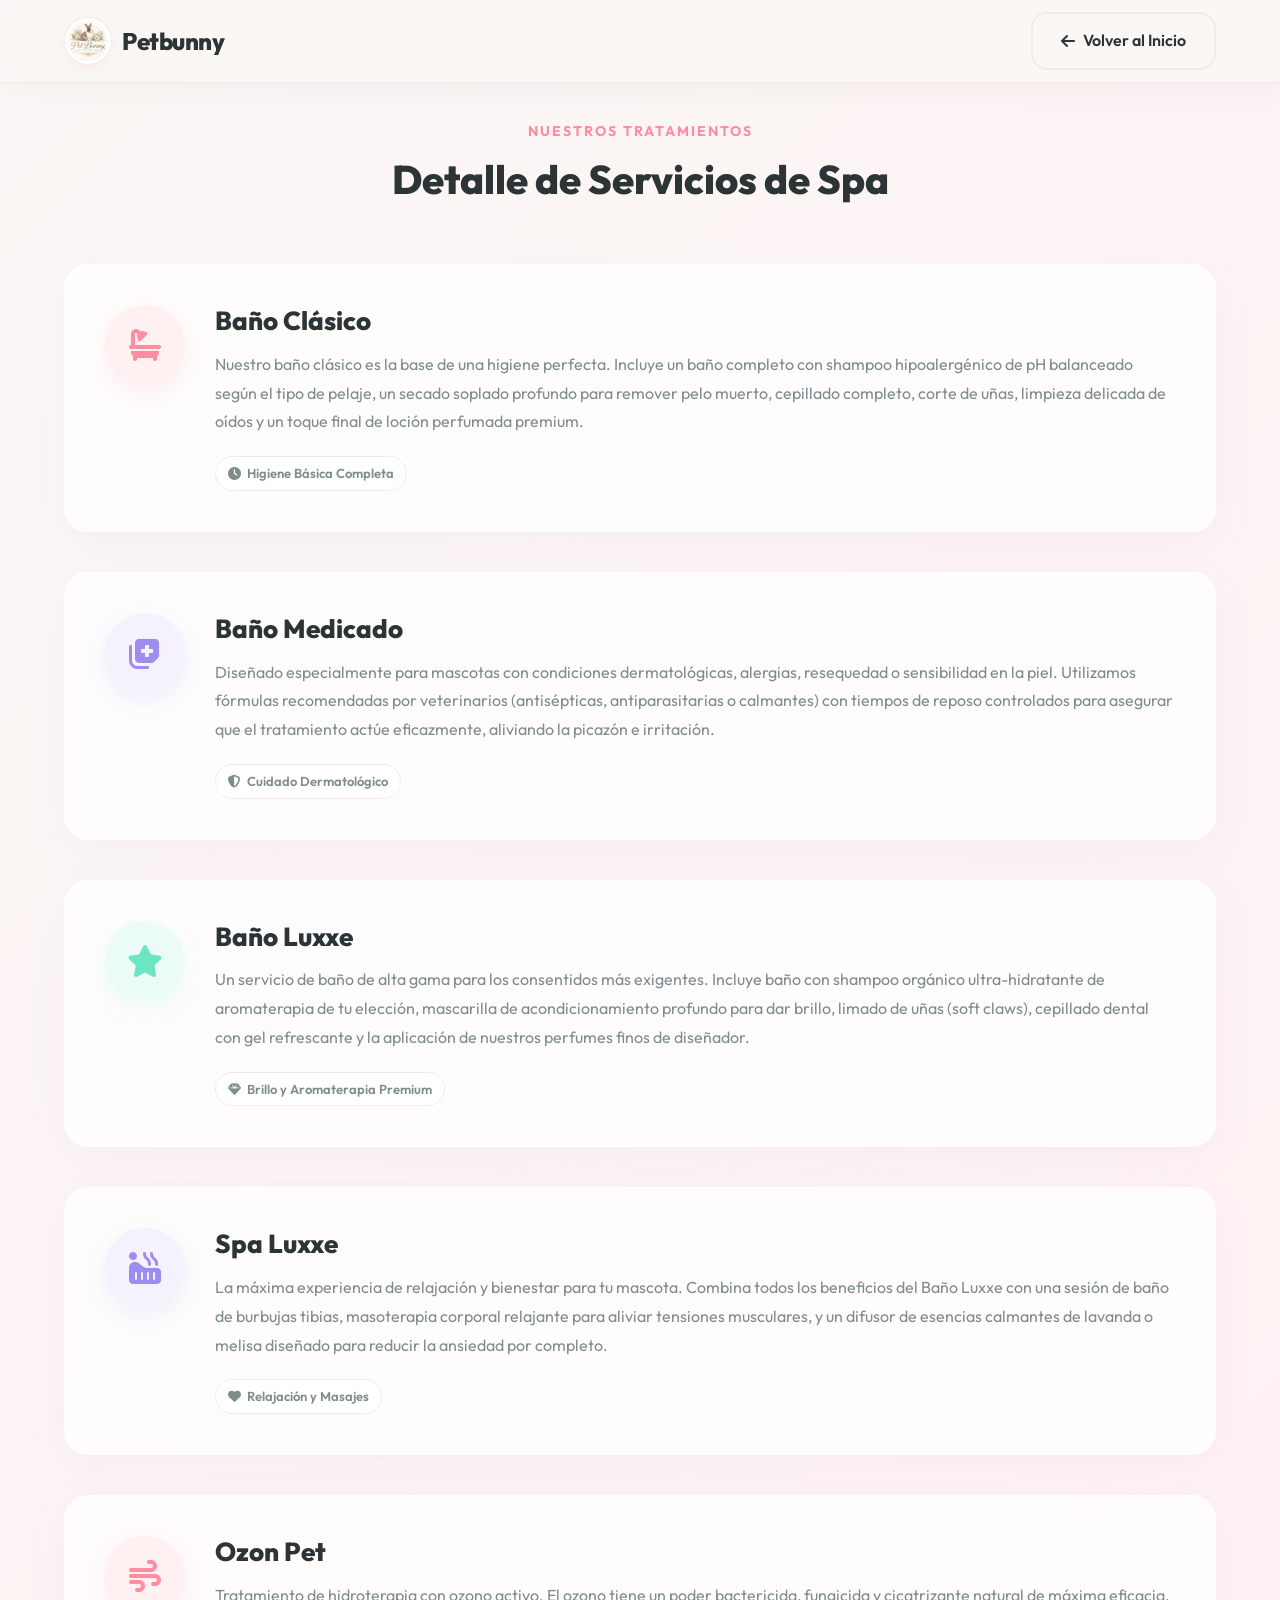
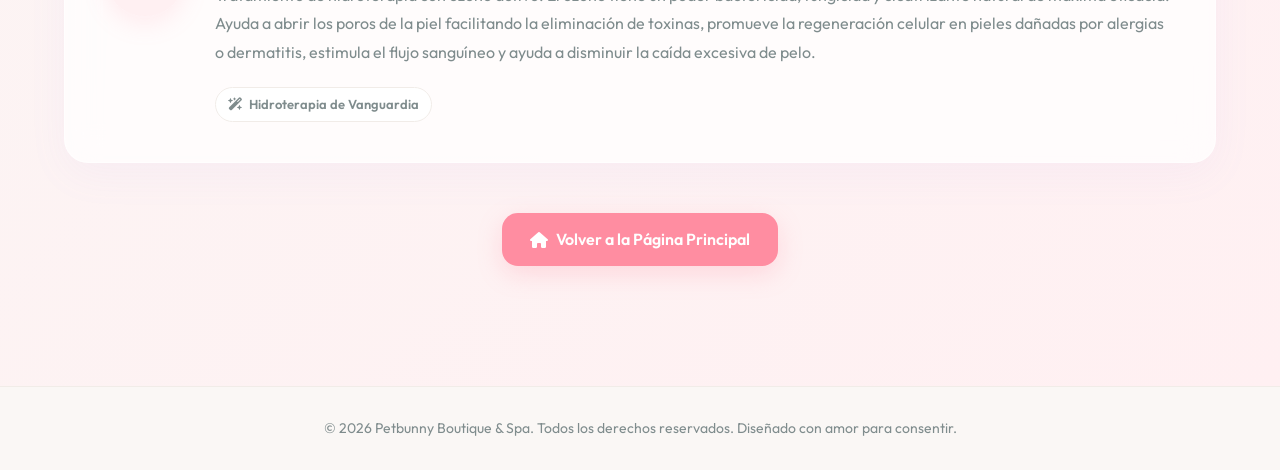
<file: spa.html>
<!DOCTYPE html>
<html lang="es">
<head>
    <meta charset="UTF-8">
    <meta name="viewport" content="width=device-width, initial-scale=1.0">
    <title>Servicios de Spa - Petbunny</title>
    <meta name="description" content="Detalle de servicios de Spa y Baños para tu mascota en Petbunny. Baño clásico, medicado, luxxe, spa luxxe y ozonoterapia.">
    
    <!-- Google Fonts & FontAwesome Icons -->
    <link rel="stylesheet" href="https://cdnjs.cloudflare.com/ajax/libs/font-awesome/6.4.0/css/all.min.css">
    <link rel="stylesheet" href="styles.css">
    <style>
        /* Custom tweaks for the Spa detail page to make it stand out */
        .spa-detail-section {
            padding: 120px 0;
            background: linear-gradient(135deg, var(--bg-base), var(--primary-light));
            min-height: 100vh;
        }
        .spa-detail-grid {
            display: grid;
            grid-template-columns: 1fr;
            gap: 40px;
            margin-top: 50px;
        }
        .spa-detail-card {
            display: grid;
            grid-template-columns: 80px 1fr;
            gap: 30px;
            padding: 40px;
            transition: var(--transition-smooth);
            position: relative;
            overflow: hidden;
            scroll-margin-top: 100px; /* offset for scrolling to anchor */
        }
        .spa-detail-card:hover {
            transform: translateY(-5px);
            box-shadow: var(--hover-shadow);
        }
        .spa-detail-icon {
            width: 80px;
            height: 80px;
            border-radius: 50%;
            background-color: var(--primary-light);
            color: var(--primary);
            display: flex;
            align-items: center;
            justify-content: center;
            font-size: 32px;
            box-shadow: 0 8px 24px rgba(255, 141, 161, 0.15);
        }
        .spa-detail-card:nth-child(even) .spa-detail-icon {
            background-color: var(--secondary-light);
            color: var(--secondary);
            box-shadow: 0 8px 24px rgba(157, 141, 241, 0.15);
        }
        .spa-detail-card:nth-child(3n) .spa-detail-icon {
            background-color: var(--accent-light);
            color: var(--accent);
            box-shadow: 0 8px 24px rgba(107, 229, 195, 0.15);
        }
        .spa-detail-info h3 {
            font-size: 26px;
            font-weight: 800;
            margin-bottom: 12px;
            color: var(--text-dark);
        }
        .spa-detail-info p {
            color: var(--text-muted);
            font-size: 16px;
            line-height: 1.8;
            margin-bottom: 20px;
        }
        .spa-detail-badge {
            display: inline-flex;
            align-items: center;
            gap: 6px;
            padding: 6px 12px;
            background-color: white;
            border: 1px solid var(--border-color);
            border-radius: 20px;
            font-size: 13px;
            font-weight: 600;
            color: var(--text-muted);
        }
        .back-btn-container {
            margin-top: 50px;
            text-align: center;
        }
        @media (max-width: 768px) {
            .spa-detail-card {
                grid-template-columns: 1fr;
                text-align: center;
                justify-items: center;
            }
            .spa-detail-section {
                padding: 100px 0;
            }
        }
    </style>
</head>
<body>

    <!-- Header & Navigation -->
    <header id="header" class="scrolled">
        <div class="container nav-container">
            <a href="index.html" class="logo">
                <img src="assets/logo.png" alt="Petbunny Logo" class="logo-img">
                <span>Petbunny</span>
            </a>
            <div class="nav-actions">
                <a href="index.html#spa-card" class="btn btn-outline"><i class="fa-solid fa-arrow-left"></i> Volver al Inicio</a>
            </div>
        </div>
    </header>

    <!-- Spa Detail Section -->
    <section class="spa-detail-section">
        <div class="container">
            <div class="section-header text-center">
                <span class="section-subtitle">Nuestros Tratamientos</span>
                <h2 class="section-title">Detalle de Servicios de Spa</h2>
            </div>
            
            <div class="spa-detail-grid">
                <!-- 1. Baño Clásico -->
                <div class="spa-detail-card glass-card" id="clasico">
                    <div class="spa-detail-icon">
                        <i class="fa-solid fa-bath"></i>
                    </div>
                    <div class="spa-detail-info">
                        <h3>Baño Clásico</h3>
                        <p>Nuestro baño clásico es la base de una higiene perfecta. Incluye un baño completo con shampoo hipoalergénico de pH balanceado según el tipo de pelaje, un secado soplado profundo para remover pelo muerto, cepillado completo, corte de uñas, limpieza delicada de oídos y un toque final de loción perfumada premium.</p>
                        <div class="spa-detail-badge">
                            <i class="fa-solid fa-clock"></i> Higiene Básica Completa
                        </div>
                    </div>
                </div>

                <!-- 2. Baño Medicado -->
                <div class="spa-detail-card glass-card" id="medicado">
                    <div class="spa-detail-icon">
                        <i class="fa-solid fa-notes-medical"></i>
                    </div>
                    <div class="spa-detail-info">
                        <h3>Baño Medicado</h3>
                        <p>Diseñado especialmente para mascotas con condiciones dermatológicas, alergias, resequedad o sensibilidad en la piel. Utilizamos fórmulas recomendadas por veterinarios (antisépticas, antiparasitarias o calmantes) con tiempos de reposo controlados para asegurar que el tratamiento actúe eficazmente, aliviando la picazón e irritación.</p>
                        <div class="spa-detail-badge">
                            <i class="fa-solid fa-shield-halved"></i> Cuidado Dermatológico
                        </div>
                    </div>
                </div>

                <!-- 3. Baño Luxxe -->
                <div class="spa-detail-card glass-card" id="luxxe-bath">
                    <div class="spa-detail-icon">
                        <i class="fa-solid fa-star"></i>
                    </div>
                    <div class="spa-detail-info">
                        <h3>Baño Luxxe</h3>
                        <p>Un servicio de baño de alta gama para los consentidos más exigentes. Incluye baño con shampoo orgánico ultra-hidratante de aromaterapia de tu elección, mascarilla de acondicionamiento profundo para dar brillo, limado de uñas (soft claws), cepillado dental con gel refrescante y la aplicación de nuestros perfumes finos de diseñador.</p>
                        <div class="spa-detail-badge">
                            <i class="fa-solid fa-gem"></i> Brillo y Aromaterapia Premium
                        </div>
                    </div>
                </div>

                <!-- 4. Spa Luxxe -->
                <div class="spa-detail-card glass-card" id="luxxe-spa">
                    <div class="spa-detail-icon">
                        <i class="fa-solid fa-hot-tub-person"></i>
                    </div>
                    <div class="spa-detail-info">
                        <h3>Spa Luxxe</h3>
                        <p>La máxima experiencia de relajación y bienestar para tu mascota. Combina todos los beneficios del Baño Luxxe con una sesión de baño de burbujas tibias, masoterapia corporal relajante para aliviar tensiones musculares, y un difusor de esencias calmantes de lavanda o melisa diseñado para reducir la ansiedad por completo.</p>
                        <div class="spa-detail-badge">
                            <i class="fa-solid fa-heart"></i> Relajación y Masajes
                        </div>
                    </div>
                </div>

                <!-- 5. Ozon Pet -->
                <div class="spa-detail-card glass-card" id="ozon">
                    <div class="spa-detail-icon">
                        <i class="fa-solid fa-wind"></i>
                    </div>
                    <div class="spa-detail-info">
                        <h3>Ozon Pet</h3>
                        <p>Tratamiento de hidroterapia con ozono activo. El ozono tiene un poder bactericida, fungicida y cicatrizante natural de máxima eficacia. Ayuda a abrir los poros de la piel facilitando la eliminación de toxinas, promueve la regeneración celular en pieles dañadas por alergias o dermatitis, estimula el flujo sanguíneo y ayuda a disminuir la caída excesiva de pelo.</p>
                        <div class="spa-detail-badge">
                            <i class="fa-solid fa-wand-magic-sparkles"></i> Hidroterapia de Vanguardia
                        </div>
                    </div>
                </div>
            </div>
            
            <div class="back-btn-container">
                <a href="index.html#spa-card" class="btn btn-primary"><i class="fa-solid fa-house"></i> Volver a la Página Principal</a>
            </div>
        </div>
    </section>

    <!-- Footer Copyright -->
    <footer class="footer-bottom">
        <div class="container text-center">
            <p>&copy; 2026 Petbunny Boutique & Spa. Todos los derechos reservados. Diseñado con amor para consentir.</p>
        </div>
    </footer>

</body>
</html>
</file>
<file: styles.css>
@import url('https://fonts.googleapis.com/css2?family=Outfit:wght@300;400;500;600;700;800&family=Playfair+Display:ital,wght@0,600;0,700;1,400&display=swap');

:root {
    /* Color Palette - Pastel Chic & Modern */
    --primary: #FF8DA1;          /* Soft Trendy Rose Pink */
    --primary-hover: #FF758F;
    --primary-light: #FFF0F2;    /* Soft pink background */
    --secondary: #9D8DF1;        /* Trendy Pastel Purple */
    --secondary-hover: #8874E8;
    --secondary-light: #F5F2FE;  /* Soft lavender background */
    --accent: #6BE5C3;           /* Clean Mint Green */
    --accent-hover: #4EDCB4;
    --accent-light: #EBFBF6;     /* Soft mint background */
    --yellow: #FEE180;           /* Cozy Warm Yellow */
    --yellow-light: #FFFDF2;     /* Warm cream background */
    
    --bg-base: #FAF7F5;          /* Warm organic cream white */
    --bg-card: #FFFFFF;
    --text-dark: #2D3436;        /* Soft dark charcoal */
    --text-muted: #7F8C8D;       /* Muted grey */
    --border-color: #F1ECE8;     /* Soft natural borders */
    
    /* Layout Constants */
    --font-sans: 'Outfit', sans-serif;
    --font-serif: 'Playfair Display', serif;
    --border-radius-lg: 24px;
    --border-radius-md: 16px;
    --border-radius-sm: 12px;
    
    /* Glassmorphism & Shadow Systems */
    --glass-bg: rgba(255, 255, 255, 0.75);
    --glass-border: rgba(255, 255, 255, 0.5);
    --glass-shadow: 0 12px 40px 0 rgba(157, 141, 241, 0.06);
    --hover-shadow: 0 20px 40px rgba(255, 141, 161, 0.12);
    --transition-smooth: all 0.4s cubic-bezier(0.16, 1, 0.3, 1);
}

/* Reset & Base Styles */
* {
    margin: 0;
    padding: 0;
    box-sizing: border-box;
}

html {
    scroll-behavior: smooth;
    font-size: 16px;
}

body {
    font-family: var(--font-sans);
    background-color: var(--bg-base);
    color: var(--text-dark);
    line-height: 1.6;
    overflow-x: hidden;
}

img {
    max-width: 100%;
    height: auto;
    display: block;
    object-fit: cover;
}

a {
    text-decoration: none;
    color: inherit;
    transition: var(--transition-smooth);
}

button, input, select, textarea {
    font-family: inherit;
    font-size: inherit;
    outline: none;
}

/* Typography Utility Classes */
h1, h2, h3, h4 {
    font-weight: 700;
    line-height: 1.25;
}

.text-editorial {
    font-family: var(--font-serif);
    font-style: italic;
    font-weight: 400;
}

.text-gradient {
    background: linear-gradient(135deg, var(--primary), var(--secondary));
    -webkit-background-clip: text;
    -webkit-text-fill-color: transparent;
}

/* Layout Utilities */
.container {
    width: 100%;
    max-width: 1200px;
    margin: 0 auto;
    padding: 0 24px;
}

.section-padding {
    padding: 100px 0;
}

.text-center {
    text-align: center;
}

/* Buttons */
.btn {
    display: inline-flex;
    align-items: center;
    justify-content: center;
    padding: 14px 28px;
    border-radius: var(--border-radius-md);
    font-weight: 600;
    transition: var(--transition-smooth);
    border: none;
    cursor: pointer;
    gap: 8px;
}

.btn-primary {
    background-color: var(--primary);
    color: white;
    box-shadow: 0 8px 24px rgba(255, 141, 161, 0.25);
}

.btn-primary:hover {
    background-color: var(--primary-hover);
    transform: translateY(-2px);
    box-shadow: 0 12px 30px rgba(255, 141, 161, 0.35);
}

.btn-secondary {
    background-color: var(--secondary);
    color: white;
    box-shadow: 0 8px 24px rgba(157, 141, 241, 0.2);
}

.btn-secondary:hover {
    background-color: var(--secondary-hover);
    transform: translateY(-2px);
    box-shadow: 0 12px 30px rgba(157, 141, 241, 0.3);
}

.btn-outline {
    background-color: transparent;
    color: var(--text-dark);
    border: 2px solid var(--border-color);
}

.btn-outline:hover {
    background-color: white;
    border-color: var(--primary);
    color: var(--primary);
    transform: translateY(-2px);
}

/* Glass Card */
.glass-card {
    background: var(--glass-bg);
    backdrop-filter: blur(16px);
    -webkit-backdrop-filter: blur(16px);
    border: 1px solid var(--glass-border);
    border-radius: var(--border-radius-lg);
    box-shadow: var(--glass-shadow);
}

/* --- Navigation Header --- */
header {
    position: fixed;
    top: 0;
    left: 0;
    width: 100%;
    z-index: 1000;
    transition: var(--transition-smooth);
    padding: 20px 0;
}

header.scrolled {
    background: rgba(250, 247, 245, 0.85);
    backdrop-filter: blur(12px);
    -webkit-backdrop-filter: blur(12px);
    padding: 12px 0;
    box-shadow: 0 8px 30px rgba(0, 0, 0, 0.03);
    border-bottom: 1px solid var(--border-color);
}

.nav-container {
    display: flex;
    justify-content: space-between;
    align-items: center;
}

/* Logo */
.logo {
    display: flex;
    align-items: center;
    gap: 10px;
    font-size: 24px;
    font-weight: 800;
    letter-spacing: -0.5px;
    color: var(--text-dark);
}

.logo-badge {
    background: linear-gradient(135deg, var(--primary), var(--secondary));
    width: 40px;
    height: 40px;
    border-radius: 50%;
    display: flex;
    align-items: center;
    justify-content: center;
    color: white;
    font-size: 20px;
    box-shadow: 0 4px 12px rgba(255, 141, 161, 0.3);
}

.logo-img {
    width: 48px;
    height: 48px;
    border-radius: 50%;
    object-fit: contain;
    background-color: white;
    border: 1.5px solid var(--border-color);
    box-shadow: 0 4px 12px rgba(255, 141, 161, 0.1);
    transition: var(--transition-smooth);
}

.logo:hover .logo-img {
    transform: scale(1.05) rotate(5deg);
}

.nav-menu {
    display: flex;
    align-items: center;
    gap: 36px;
    list-style: none;
}

.nav-link {
    font-weight: 500;
    color: var(--text-dark);
    position: relative;
    padding: 6px 0;
}

.nav-link::after {
    content: '';
    position: absolute;
    bottom: 0;
    left: 0;
    width: 0;
    height: 2px;
    background: var(--primary);
    transition: var(--transition-smooth);
    border-radius: 2px;
}

.nav-link:hover {
    color: var(--primary);
}

.nav-link:hover::after {
    width: 100%;
}

.nav-actions {
    display: flex;
    align-items: center;
    gap: 16px;
}

/* Mobile Toggle */
.mobile-toggle {
    display: none;
    background: none;
    border: none;
    font-size: 28px;
    cursor: pointer;
    color: var(--text-dark);
    transition: var(--transition-smooth);
}

/* --- Hero Section --- */
.hero {
    min-height: 100vh;
    padding-top: 140px;
    display: flex;
    align-items: center;
    position: relative;
    overflow: hidden;
}

.hero-bg-shapes {
    position: absolute;
    top: 0;
    left: 0;
    width: 100%;
    height: 100%;
    z-index: -1;
    overflow: hidden;
}

.shape {
    position: absolute;
    border-radius: 50%;
    filter: blur(80px);
    opacity: 0.4;
}

.shape-1 {
    width: 400px;
    height: 400px;
    background-color: var(--primary-light);
    top: -100px;
    right: -100px;
}

.shape-2 {
    width: 500px;
    height: 500px;
    background-color: var(--secondary-light);
    bottom: -150px;
    left: -150px;
}

.shape-3 {
    width: 300px;
    height: 300px;
    background-color: var(--accent-light);
    top: 40%;
    right: 30%;
}

.hero-grid {
    display: grid;
    grid-template-columns: 1.1fr 0.9fr;
    gap: 60px;
    align-items: center;
}

.hero-content {
    animation: fadeInUp 0.8s ease-out;
}

.badge-trendy {
    display: inline-flex;
    align-items: center;
    gap: 6px;
    padding: 8px 16px;
    background-color: white;
    border: 1px solid var(--border-color);
    border-radius: 30px;
    font-size: 14px;
    font-weight: 600;
    color: var(--primary);
    margin-bottom: 24px;
    box-shadow: 0 4px 15px rgba(0, 0, 0, 0.02);
}

.hero-title {
    font-size: 56px;
    font-weight: 800;
    letter-spacing: -1px;
    color: var(--text-dark);
    margin-bottom: 20px;
}

.hero-description {
    font-size: 18px;
    color: var(--text-muted);
    margin-bottom: 36px;
    max-width: 520px;
}

.hero-cta {
    display: flex;
    gap: 16px;
    flex-wrap: wrap;
    margin-bottom: 48px;
}

.hero-stats {
    display: flex;
    gap: 40px;
    border-top: 1px solid var(--border-color);
    padding-top: 30px;
}

.stat-item h3 {
    font-size: 32px;
    color: var(--text-dark);
    font-weight: 800;
}

.stat-item p {
    font-size: 14px;
    color: var(--text-muted);
    font-weight: 500;
}

.hero-image-wrapper {
    position: relative;
    display: flex;
    justify-content: center;
    animation: scaleIn 1s cubic-bezier(0.16, 1, 0.3, 1) 0.2s both;
}

.hero-image-container {
    width: 100%;
    max-width: 480px;
    border-radius: 40px;
    overflow: hidden;
    box-shadow: 0 30px 60px rgba(0,0,0,0.06);
    border: 8px solid white;
    position: relative;
}

.hero-image-container img {
    width: 100%;
    height: 520px;
    object-position: center;
}

.floating-badge {
    position: absolute;
    padding: 16px 20px;
    border-radius: var(--border-radius-md);
    box-shadow: 0 15px 35px rgba(0,0,0,0.05);
    display: flex;
    align-items: center;
    gap: 12px;
    animation: float 6s ease-in-out infinite;
}

.badge-left {
    bottom: 50px;
    left: -30px;
    background-color: white;
}

.badge-right {
    top: 50px;
    right: -35px;
    background-color: white;
    animation-delay: 2s;
}

.badge-icon {
    width: 40px;
    height: 40px;
    border-radius: 50%;
    background-color: var(--primary-light);
    color: var(--primary);
    display: flex;
    align-items: center;
    justify-content: center;
    font-size: 18px;
}

.badge-right .badge-icon {
    background-color: var(--secondary-light);
    color: var(--secondary);
}

.badge-info h4 {
    font-size: 15px;
    font-weight: 700;
}

.badge-info p {
    font-size: 12px;
    color: var(--text-muted);
}

/* --- Section Headers --- */
.section-header {
    max-width: 600px;
    margin: 0 auto 60px auto;
}

.section-subtitle {
    font-size: 14px;
    text-transform: uppercase;
    letter-spacing: 2px;
    color: var(--primary);
    font-weight: 700;
    margin-bottom: 12px;
    display: block;
}

.section-title {
    font-size: 40px;
    font-weight: 800;
    color: var(--text-dark);
}

/* --- Services Section --- */
.services-grid {
    display: grid;
    grid-template-columns: repeat(auto-fit, minmax(280px, 1fr));
    gap: 30px;
}

.service-card {
    padding: 40px 30px;
    transition: var(--transition-smooth);
    position: relative;
    overflow: hidden;
    height: 100%;
    display: flex;
    flex-direction: column;
}

.service-card::before {
    content: '';
    position: absolute;
    top: 0;
    left: 0;
    width: 100%;
    height: 6px;
    background: linear-gradient(90deg, var(--primary), var(--secondary));
    opacity: 0;
    transition: var(--transition-smooth);
}

.service-card:hover {
    transform: translateY(-8px);
    box-shadow: var(--hover-shadow);
    border-color: rgba(255, 141, 161, 0.15);
}

.service-card:hover::before {
    opacity: 1;
}

.service-icon {
    width: 64px;
    height: 64px;
    border-radius: 20px;
    display: flex;
    align-items: center;
    justify-content: center;
    font-size: 28px;
    margin-bottom: 28px;
    transition: var(--transition-smooth);
}

.card-pink .service-icon {
    background-color: var(--primary-light);
    color: var(--primary);
}

.card-purple .service-icon {
    background-color: var(--secondary-light);
    color: var(--secondary);
}

.card-mint .service-icon {
    background-color: var(--accent-light);
    color: var(--accent);
}

.card-yellow .service-icon {
    background-color: var(--yellow-light);
    color: #E2B215;
}

.service-card:hover .service-icon {
    transform: scale(1.1) rotate(5deg);
}

.service-card h3 {
    font-size: 22px;
    font-weight: 700;
    margin-bottom: 14px;
    color: var(--text-dark);
}

.service-card p {
    color: var(--text-muted);
    font-size: 15px;
    margin-bottom: 24px;
    flex-grow: 1;
}

.service-features {
    list-style: none;
    display: flex;
    flex-direction: column;
    gap: 8px;
    margin-bottom: 24px;
}

.service-features li {
    font-size: 14px;
    font-weight: 500;
    color: var(--text-dark);
    display: flex;
    align-items: center;
    gap: 8px;
}

.service-features li a {
    color: inherit;
    text-decoration: none;
    transition: var(--transition-smooth);
    border-bottom: 1px dashed transparent;
}

.service-features li a:hover {
    color: var(--primary);
    border-bottom-color: var(--primary);
    padding-left: 2px;
}

.card-purple .service-features li a:hover {
    color: var(--secondary);
    border-bottom-color: var(--secondary);
}

.card-mint .service-features li a:hover {
    color: var(--accent);
    border-bottom-color: var(--accent);
}

.card-yellow .service-features li a:hover {
    color: #E2B215;
    border-bottom-color: #E2B215;
}

.service-features li::before {
    content: '✦';
    color: var(--primary);
    font-size: 12px;
}

.card-purple .service-features li::before {
    color: var(--secondary);
}

.card-mint .service-features li::before {
    color: var(--accent);
}

.card-yellow .service-features li::before {
    color: #E2B215;
}

.service-link {
    font-size: 14px;
    font-weight: 700;
    color: var(--primary);
    display: inline-flex;
    align-items: center;
    gap: 6px;
}

.card-purple .service-link {
    color: var(--secondary);
}

.card-mint .service-link {
    color: var(--accent);
}

.card-yellow .service-link {
    color: #E2B215;
}

.service-link i {
    transition: var(--transition-smooth);
}

.service-card:hover .service-link i {
    transform: translateX(4px);
}

/* --- Special Aromatherapy Section --- */
.aromatherapy-section {
    background-color: var(--secondary-light);
    border-radius: var(--border-radius-lg);
    padding: 60px;
    margin-top: 80px;
    box-shadow: 0 10px 40px rgba(157, 141, 241, 0.04);
    border: 1px solid rgba(157, 141, 241, 0.1);
}

.aromatherapy-grid {
    display: grid;
    grid-template-columns: 1fr 1fr;
    gap: 60px;
    align-items: center;
}

.aromatherapy-images {
    display: grid;
    grid-template-columns: 1fr 1fr;
    gap: 20px;
}

.aroma-img-wrap {
    border-radius: var(--border-radius-md);
    overflow: hidden;
    box-shadow: 0 10px 25px rgba(0,0,0,0.05);
    border: 4px solid white;
    transition: var(--transition-smooth);
    cursor: pointer;
}

.aroma-img-wrap:hover {
    transform: scale(1.05) rotate(1deg);
    box-shadow: 0 15px 35px rgba(0,0,0,0.1);
    z-index: 2;
}

.aroma-img-wrap.span-2 {
    grid-column: span 2;
}

.aroma-img-wrap img {
    width: 100%;
    height: 180px;
    object-fit: cover;
}

.aroma-img-wrap.span-2 img {
    height: 250px;
}

.aroma-content h3 {
    font-size: 32px;
    margin-bottom: 20px;
    font-weight: 800;
}

.aroma-content p {
    color: var(--text-muted);
    font-size: 16px;
    margin-bottom: 30px;
}

.perfume-badges {
    display: flex;
    flex-wrap: wrap;
    gap: 12px;
    margin-bottom: 36px;
}

.perfume-badge {
    padding: 8px 16px;
    border-radius: 30px;
    background-color: white;
    font-size: 14px;
    font-weight: 600;
    box-shadow: 0 4px 10px rgba(0,0,0,0.02);
    border: 1px solid var(--border-color);
}

.perfume-badge.female {
    color: var(--primary);
    border-color: rgba(255, 141, 161, 0.2);
}

.perfume-badge.male {
    color: var(--secondary);
    border-color: rgba(157, 141, 241, 0.2);
}

.perfume-badge.aroma {
    color: var(--accent);
    border-color: rgba(107, 229, 195, 0.2);
}

/* --- Interactive Gallery --- */
.gallery-filters {
    display: flex;
    justify-content: center;
    gap: 12px;
    margin-bottom: 40px;
    flex-wrap: wrap;
}

.filter-btn {
    padding: 10px 24px;
    border-radius: 30px;
    font-weight: 600;
    font-size: 14px;
    border: 1px solid var(--border-color);
    background-color: white;
    color: var(--text-dark);
    cursor: pointer;
    transition: var(--transition-smooth);
}

.filter-btn:hover, .filter-btn.active {
    background-color: var(--primary);
    color: white;
    border-color: var(--primary);
    box-shadow: 0 4px 15px rgba(255, 141, 161, 0.2);
}

.gallery-grid {
    display: grid;
    grid-template-columns: repeat(auto-fill, minmax(280px, 1fr));
    gap: 24px;
}

.gallery-item {
    border-radius: var(--border-radius-md);
    overflow: hidden;
    box-shadow: 0 10px 30px rgba(0,0,0,0.03);
    border: 6px solid white;
    transition: var(--transition-smooth);
    position: relative;
    cursor: pointer;
    aspect-ratio: 1;
}

.gallery-item img {
    width: 100%;
    height: 100%;
    object-fit: cover;
    transition: var(--transition-smooth);
}

.gallery-overlay {
    position: absolute;
    top: 0;
    left: 0;
    width: 100%;
    height: 100%;
    background: linear-gradient(to top, rgba(255, 141, 161, 0.8), rgba(157, 141, 241, 0.4));
    display: flex;
    flex-direction: column;
    justify-content: flex-end;
    padding: 24px;
    opacity: 0;
    transition: var(--transition-smooth);
}

.gallery-item:hover {
    transform: translateY(-5px) scale(1.02);
    box-shadow: var(--hover-shadow);
}

.gallery-item:hover img {
    transform: scale(1.1);
}

.gallery-item:hover .gallery-overlay {
    opacity: 1;
}

.gallery-overlay h4 {
    color: white;
    font-size: 18px;
    font-weight: 700;
    transform: translateY(10px);
    transition: var(--transition-smooth);
}

.gallery-overlay p {
    color: rgba(255,255,255,0.9);
    font-size: 13px;
    font-weight: 500;
    transform: translateY(10px);
    transition: var(--transition-smooth);
    transition-delay: 0.05s;
    margin-top: 4px;
}

.gallery-item:hover .gallery-overlay h4,
.gallery-item:hover .gallery-overlay p {
    transform: translateY(0);
}

/* Lightbox Modal */
.lightbox {
    position: fixed;
    top: 0;
    left: 0;
    width: 100%;
    height: 100%;
    background-color: rgba(45, 52, 54, 0.95);
    z-index: 2000;
    display: flex;
    align-items: center;
    justify-content: center;
    opacity: 0;
    pointer-events: none;
    transition: var(--transition-smooth);
}

.lightbox.active {
    opacity: 1;
    pointer-events: all;
}

.lightbox-content {
    max-width: 80%;
    max-height: 80%;
    border-radius: var(--border-radius-md);
    overflow: hidden;
    box-shadow: 0 25px 50px rgba(0,0,0,0.5);
    border: 8px solid white;
    transform: scale(0.9);
    transition: var(--transition-smooth);
}

.lightbox.active .lightbox-content {
    transform: scale(1);
}

.lightbox-content img {
    width: 100%;
    max-height: 75vh;
    object-fit: contain;
}

.lightbox-close {
    position: absolute;
    top: 30px;
    right: 40px;
    background: none;
    border: none;
    color: white;
    font-size: 40px;
    cursor: pointer;
    transition: var(--transition-smooth);
}

.lightbox-close:hover {
    color: var(--primary);
    transform: scale(1.1);
}

/* --- About Us (Nosotros) --- */
.about-grid {
    display: grid;
    grid-template-columns: 1fr 1.1fr;
    gap: 60px;
    align-items: center;
}

.about-image-wrapper {
    position: relative;
    display: flex;
    justify-content: center;
}

.about-image-container {
    width: 100%;
    max-width: 440px;
    border-radius: 40px;
    overflow: hidden;
    border: 8px solid white;
    box-shadow: 0 30px 60px rgba(0,0,0,0.05);
    position: relative;
}

.about-image-container img {
    width: 100%;
    height: 480px;
    object-position: center;
}

.about-floating-card {
    position: absolute;
    bottom: -20px;
    right: -20px;
    padding: 24px;
    width: 240px;
    background: white;
    border-radius: var(--border-radius-md);
    box-shadow: 0 15px 35px rgba(0,0,0,0.06);
    border: 1px solid var(--border-color);
}

.about-floating-card h4 {
    font-size: 16px;
    font-weight: 700;
    margin-bottom: 8px;
}

.about-floating-card p {
    font-size: 13px;
    color: var(--text-muted);
}

.about-content h2 {
    font-size: 40px;
    font-weight: 800;
    margin-bottom: 24px;
}

.about-content p {
    color: var(--text-muted);
    font-size: 16px;
    margin-bottom: 30px;
}

.about-features {
    display: grid;
    grid-template-columns: 1fr 1fr;
    gap: 20px;
}

.about-feat-item {
    display: flex;
    align-items: flex-start;
    gap: 12px;
}

.about-feat-icon {
    width: 40px;
    height: 40px;
    border-radius: 50%;
    background-color: var(--primary-light);
    color: var(--primary);
    display: flex;
    align-items: center;
    justify-content: center;
    font-size: 16px;
    flex-shrink: 0;
}

.about-feat-item:nth-child(2) .about-feat-icon {
    background-color: var(--secondary-light);
    color: var(--secondary);
}

.about-feat-item:nth-child(3) .about-feat-icon {
    background-color: var(--accent-light);
    color: var(--accent);
}

.about-feat-item:nth-child(4) .about-feat-icon {
    background-color: var(--yellow-light);
    color: #E2B215;
}

.about-feat-info h4 {
    font-size: 16px;
    font-weight: 700;
    margin-bottom: 4px;
}

.about-feat-info p {
    font-size: 13px;
    color: var(--text-muted);
}

/* --- Testimonials --- */
.testimonials-section {
    background-color: var(--primary-light);
    position: relative;
    overflow: hidden;
}

.testimonials-slider {
    position: relative;
    max-width: 800px;
    margin: 0 auto;
    overflow: hidden;
    padding: 20px 0;
}

.slider-container {
    display: flex;
    transition: transform 0.5s ease-in-out;
}

.slide {
    min-width: 100%;
    padding: 0 40px;
}

.testimonial-card {
    padding: 50px 40px;
    position: relative;
    text-align: center;
    border-radius: var(--border-radius-lg);
    background-color: white;
    box-shadow: 0 15px 40px rgba(255, 141, 161, 0.04);
}

.quote-icon {
    font-size: 48px;
    color: var(--primary);
    opacity: 0.15;
    line-height: 1;
    margin-bottom: 20px;
}

.testimonial-text {
    font-size: 18px;
    color: var(--text-dark);
    font-weight: 500;
    margin-bottom: 28px;
    font-style: italic;
}

.stars {
    color: #FFC000;
    font-size: 18px;
    margin-bottom: 20px;
}

.pet-parent-avatar {
    width: 64px;
    height: 64px;
    border-radius: 50%;
    overflow: hidden;
    margin: 0 auto 12px auto;
    border: 3px solid var(--primary);
}

.pet-parent-avatar img {
    width: 100%;
    height: 100%;
    object-fit: cover;
}

.testimonial-card h4 {
    font-size: 16px;
    font-weight: 700;
}

.testimonial-card p {
    font-size: 13px;
    color: var(--text-muted);
}

.slider-nav {
    display: flex;
    justify-content: center;
    gap: 8px;
    margin-top: 30px;
}

.dot {
    width: 10px;
    height: 10px;
    border-radius: 50%;
    background-color: rgba(255, 141, 161, 0.3);
    cursor: pointer;
    transition: var(--transition-smooth);
}

.dot.active {
    width: 28px;
    border-radius: 5px;
    background-color: var(--primary);
}

.slider-arrow {
    position: absolute;
    top: 50%;
    transform: translateY(-50%);
    width: 48px;
    height: 48px;
    border-radius: 50%;
    background-color: white;
    border: 1px solid var(--border-color);
    display: flex;
    align-items: center;
    justify-content: center;
    cursor: pointer;
    box-shadow: 0 6px 15px rgba(0,0,0,0.03);
    z-index: 10;
    transition: var(--transition-smooth);
    color: var(--text-dark);
}

.slider-arrow:hover {
    background-color: var(--primary);
    color: white;
    border-color: var(--primary);
}

.arrow-prev {
    left: 0;
}

.arrow-next {
    right: 0;
}

/* --- Interactive Booking (Reservar) --- */
.booking-grid {
    display: grid;
    grid-template-columns: 1fr 1.2fr;
    gap: 60px;
    align-items: start;
}

.booking-info h2 {
    font-size: 40px;
    font-weight: 800;
    margin-bottom: 20px;
}

.booking-info p {
    color: var(--text-muted);
    font-size: 16px;
    margin-bottom: 36px;
}

.benefit-list {
    display: flex;
    flex-direction: column;
    gap: 20px;
}

.benefit-item {
    display: flex;
    gap: 16px;
    align-items: flex-start;
}

.benefit-icon {
    width: 48px;
    height: 48px;
    border-radius: 16px;
    background-color: var(--accent-light);
    color: var(--accent);
    display: flex;
    align-items: center;
    justify-content: center;
    font-size: 20px;
    flex-shrink: 0;
}

.benefit-item h4 {
    font-size: 16px;
    font-weight: 700;
    margin-bottom: 4px;
}

.benefit-item p {
    font-size: 14px;
    color: var(--text-muted);
    margin: 0;
}

.booking-form-wrapper {
    padding: 40px;
}

.form-group-row {
    display: grid;
    grid-template-columns: 1fr 1fr;
    gap: 20px;
    margin-bottom: 20px;
}

.form-group {
    margin-bottom: 20px;
}

.form-group label {
    display: block;
    font-size: 14px;
    font-weight: 600;
    color: var(--text-dark);
    margin-bottom: 8px;
}

.form-control {
    width: 100%;
    padding: 14px 16px;
    border-radius: var(--border-radius-sm);
    border: 1.5px solid var(--border-color);
    background-color: rgba(250, 247, 245, 0.5);
    color: var(--text-dark);
    transition: var(--transition-smooth);
}

.form-control:focus {
    border-color: var(--primary);
    background-color: white;
    box-shadow: 0 0 0 4px rgba(255, 141, 161, 0.15);
}

/* Custom Select styling */
select.form-control {
    cursor: pointer;
    appearance: none;
    background-image: url("data:image/svg+xml;charset=utf-8,%3Csvg xmlns='http://www.w3.org/2000/svg' viewBox='0 0 24 24' fill='none' stroke='%232D3436' stroke-width='2' stroke-linecap='round' stroke-linejoin='round'%3E%3Cpath d='M6 9l6 6 6-6'/%3E%3C/svg%3E");
    background-repeat: no-repeat;
    background-position: right 16px center;
    background-size: 16px;
    padding-right: 40px;
}

/* Choice Chips / Pet Selector */
.pet-chips {
    display: flex;
    gap: 10px;
    flex-wrap: wrap;
}

.chip-btn {
    padding: 10px 20px;
    border-radius: 30px;
    background-color: white;
    border: 1.5px solid var(--border-color);
    font-weight: 600;
    font-size: 14px;
    cursor: pointer;
    transition: var(--transition-smooth);
    display: flex;
    align-items: center;
    gap: 8px;
}

.chip-btn:hover {
    border-color: var(--primary);
    color: var(--primary);
}

.chip-btn.active {
    background-color: var(--primary-light);
    border-color: var(--primary);
    color: var(--primary);
}

.textarea-control {
    resize: none;
    height: 100px;
}

.submit-btn {
    width: 100%;
    height: 52px;
    font-size: 16px;
}

/* Success modal styles */
.success-modal {
    position: fixed;
    top: 0;
    left: 0;
    width: 100%;
    height: 100%;
    background-color: rgba(45, 52, 54, 0.6);
    backdrop-filter: blur(8px);
    -webkit-backdrop-filter: blur(8px);
    z-index: 2000;
    display: flex;
    align-items: center;
    justify-content: center;
    opacity: 0;
    pointer-events: none;
    transition: var(--transition-smooth);
}

.success-modal.active {
    opacity: 1;
    pointer-events: all;
}

.success-content {
    background-color: white;
    border-radius: var(--border-radius-lg);
    padding: 50px 40px;
    width: 100%;
    max-width: 500px;
    text-align: center;
    box-shadow: 0 25px 60px rgba(0,0,0,0.15);
    border: 1px solid var(--border-color);
    transform: scale(0.9);
    transition: var(--transition-smooth);
}

.success-modal.active .success-content {
    transform: scale(1);
}

.success-icon {
    width: 80px;
    height: 80px;
    border-radius: 50%;
    background-color: var(--accent-light);
    color: var(--accent);
    display: flex;
    align-items: center;
    justify-content: center;
    font-size: 40px;
    margin: 0 auto 24px auto;
}

.success-content h3 {
    font-size: 26px;
    font-weight: 800;
    margin-bottom: 12px;
}

.success-content p {
    color: var(--text-muted);
    font-size: 15px;
    margin-bottom: 30px;
}

/* --- Contact & Footer --- */
.footer-top {
    background-color: white;
    padding: 80px 0;
    border-top: 1px solid var(--border-color);
}

.footer-grid {
    display: grid;
    grid-template-columns: 1.2fr 0.8fr 0.8fr 1.2fr;
    gap: 40px;
}

.footer-info-column .logo {
    margin-bottom: 20px;
}

.footer-info-column p {
    color: var(--text-muted);
    font-size: 15px;
    margin-bottom: 24px;
}

.social-links {
    display: flex;
    gap: 12px;
}

.social-icon {
    width: 40px;
    height: 40px;
    border-radius: 50%;
    background-color: var(--bg-base);
    color: var(--text-dark);
    display: flex;
    align-items: center;
    justify-content: center;
    font-size: 18px;
    transition: var(--transition-smooth);
}

.social-icon:hover {
    background-color: var(--primary);
    color: white;
    transform: translateY(-3px);
}

.footer-column h4 {
    font-size: 18px;
    font-weight: 700;
    margin-bottom: 24px;
    position: relative;
}

.footer-links {
    list-style: none;
    display: flex;
    flex-direction: column;
    gap: 12px;
}

.footer-links a {
    color: var(--text-muted);
    font-size: 15px;
}

.footer-links a:hover {
    color: var(--primary);
    padding-left: 4px;
}

.footer-contact-item {
    display: flex;
    gap: 12px;
    align-items: flex-start;
    color: var(--text-muted);
    font-size: 15px;
    margin-bottom: 16px;
}

.footer-contact-item i {
    color: var(--primary);
    font-size: 16px;
    margin-top: 4px;
}

.footer-map-mock {
    border-radius: var(--border-radius-sm);
    overflow: hidden;
    border: 1px solid var(--border-color);
    box-shadow: 0 10px 25px rgba(0,0,0,0.02);
    position: relative;
    height: 140px;
}

.footer-map-mock img {
    width: 100%;
    height: 100%;
    object-fit: cover;
}

.map-overlay {
    position: absolute;
    top: 0;
    left: 0;
    width: 100%;
    height: 100%;
    background: rgba(255, 141, 161, 0.1);
    display: flex;
    align-items: center;
    justify-content: center;
}

.map-pin {
    width: 44px;
    height: 44px;
    background-color: white;
    border-radius: 50%;
    color: var(--primary);
    display: flex;
    align-items: center;
    justify-content: center;
    font-size: 20px;
    box-shadow: 0 8px 20px rgba(255, 141, 161, 0.3);
    animation: float 4s ease-in-out infinite;
}

.footer-bottom {
    background-color: var(--bg-base);
    padding: 30px 0;
    border-top: 1px solid var(--border-color);
    text-align: center;
    color: var(--text-muted);
    font-size: 14px;
}

/* Animations */
@keyframes fadeInUp {
    from {
        opacity: 0;
        transform: translateY(30px);
    }
    to {
        opacity: 1;
        transform: translateY(0);
    }
}

@keyframes scaleIn {
    from {
        opacity: 0;
        transform: scale(0.9);
    }
    to {
        opacity: 1;
        transform: scale(1);
    }
}

@keyframes float {
    0%, 100% {
        transform: translateY(0);
    }
    50% {
        transform: translateY(-10px);
    }
}

/* Responsive Breakpoints */
@media (max-width: 1024px) {
    .hero-title {
        font-size: 46px;
    }
    
    .hero-grid {
        gap: 40px;
    }
    
    .aromatherapy-grid, .about-grid, .booking-grid {
        grid-template-columns: 1fr;
        gap: 50px;
    }
    
    .aromatherapy-images {
        max-width: 600px;
        margin: 0 auto;
    }
    
    .about-image-wrapper {
        order: 2;
    }
    
    .footer-grid {
        grid-template-columns: repeat(2, 1fr);
        gap: 40px;
    }
}

@media (max-width: 768px) {
    header {
        padding: 15px 0;
    }
    
    .mobile-toggle {
        display: block;
    }
    
    .nav-menu {
        position: fixed;
        top: 80px;
        left: -100%;
        width: 100%;
        height: calc(100vh - 80px);
        background-color: var(--bg-base);
        flex-direction: column;
        align-items: center;
        justify-content: flex-start;
        padding-top: 60px;
        gap: 30px;
        transition: var(--transition-smooth);
        z-index: 999;
        box-shadow: 0 15px 30px rgba(0,0,0,0.05);
        border-top: 1px solid var(--border-color);
    }
    
    .nav-menu.active {
        left: 0;
    }
    
    .nav-actions {
        display: none;
    }
    
    .hero {
        padding-top: 120px;
        text-align: center;
    }
    
    .hero-grid {
        grid-template-columns: 1fr;
    }
    
    .hero-content {
        display: flex;
        flex-direction: column;
        align-items: center;
    }
    
    .hero-cta {
        justify-content: center;
    }
    
    .hero-stats {
        justify-content: center;
        width: 100%;
    }
    
    .hero-image-wrapper {
        margin-top: 20px;
    }
    
    .floating-badge {
        display: none; /* Hide floating badges on mobile to prevent clutter */
    }
    
    .section-padding {
        padding: 70px 0;
    }
    
    .section-title {
        font-size: 32px;
    }
    
    .aromatherapy-section {
        padding: 30px 20px;
    }
    
    .footer-grid {
        grid-template-columns: 1fr;
        gap: 30px;
    }
    
    .form-group-row {
        grid-template-columns: 1fr;
        gap: 0;
    }
}
</file>
